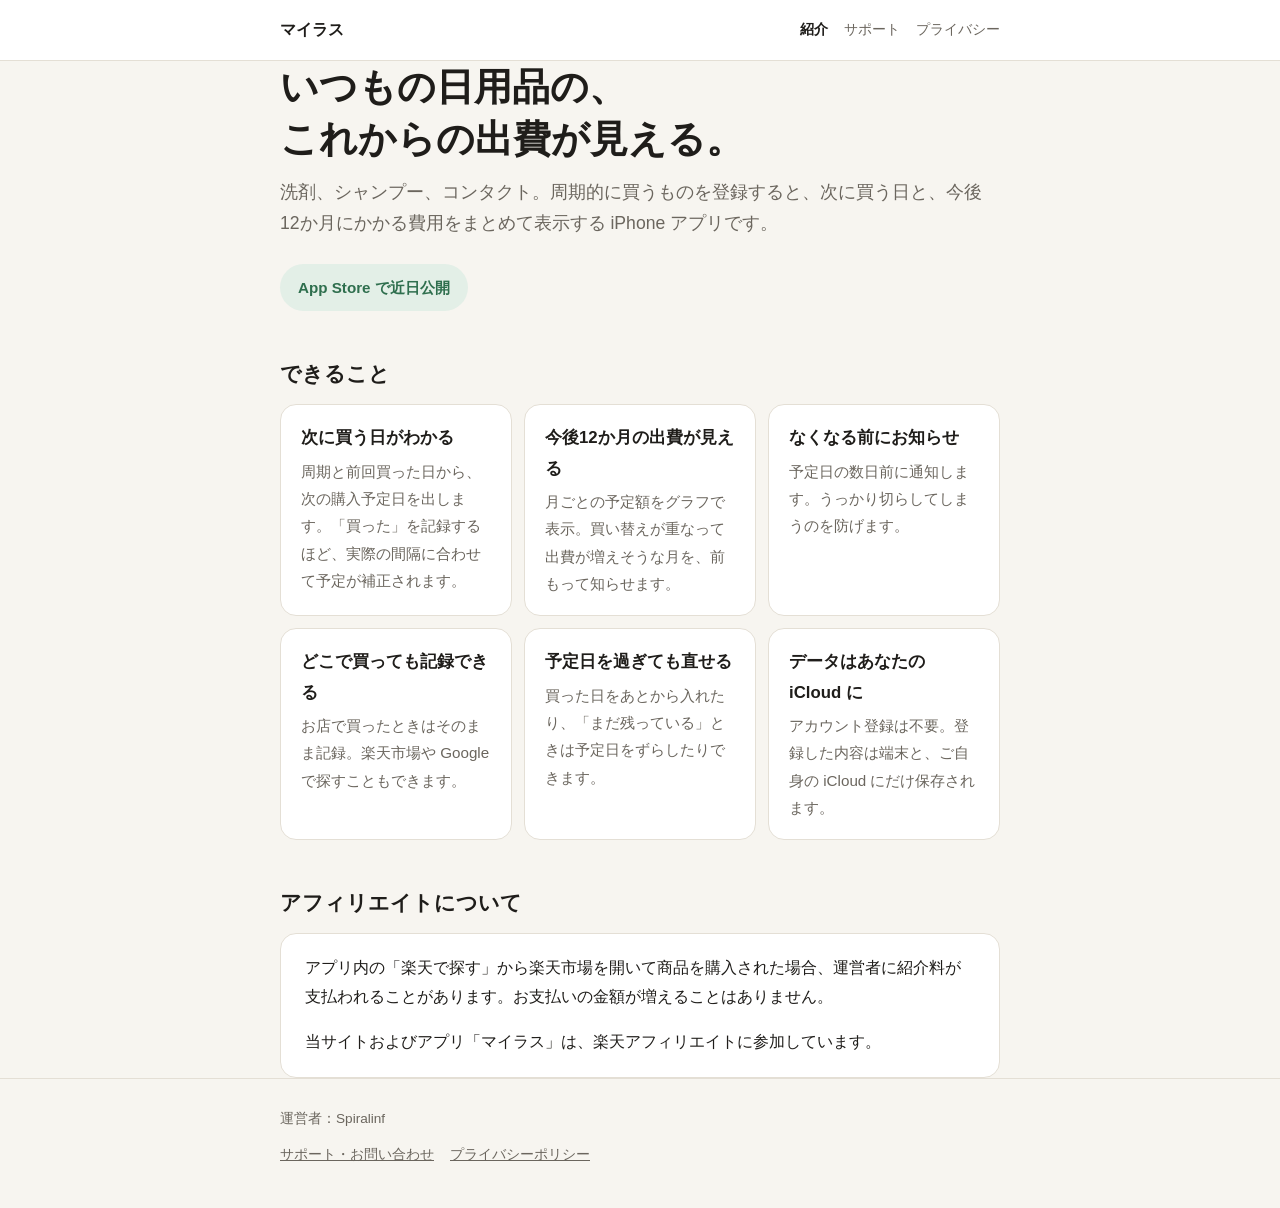
<file: index.html>
<!doctype html>
<html lang="ja">
<head>
  <meta charset="utf-8">
  <meta name="viewport" content="width=device-width, initial-scale=1">
  <title>マイラス｜毎月の出費を減らすアプリ</title>
  <meta name="description" content="周期的に買う日用品を登録すると、次に買う日と今後12か月の出費がわかる iPhone アプリです。">
  <link rel="stylesheet" href="style.css">
</head>
<body>
  <header class="site">
    <div class="wrap">
      <a class="brand" href="index.html">マイラス</a>
      <nav>
        <a href="index.html" aria-current="page">紹介</a>
        <a href="support.html">サポート</a>
        <a href="privacy.html">プライバシー</a>
      </nav>
    </div>
  </header>

  <main class="wrap">
    <section class="hero">
      <h1>いつもの日用品の、<br>これからの出費が見える。</h1>
      <p class="lead">洗剤、シャンプー、コンタクト。周期的に買うものを登録すると、次に買う日と、今後12か月にかかる費用をまとめて表示する iPhone アプリです。</p>
      <span class="badge">App Store で近日公開</span>
    </section>

    <h2>できること</h2>
    <ul class="features">
      <li>
        <h3>次に買う日がわかる</h3>
        <p>周期と前回買った日から、次の購入予定日を出します。「買った」を記録するほど、実際の間隔に合わせて予定が補正されます。</p>
      </li>
      <li>
        <h3>今後12か月の出費が見える</h3>
        <p>月ごとの予定額をグラフで表示。買い替えが重なって出費が増えそうな月を、前もって知らせます。</p>
      </li>
      <li>
        <h3>なくなる前にお知らせ</h3>
        <p>予定日の数日前に通知します。うっかり切らしてしまうのを防げます。</p>
      </li>
      <li>
        <h3>どこで買っても記録できる</h3>
        <p>お店で買ったときはそのまま記録。楽天市場や Google で探すこともできます。</p>
      </li>
      <li>
        <h3>予定日を過ぎても直せる</h3>
        <p>買った日をあとから入れたり、「まだ残っている」ときは予定日をずらしたりできます。</p>
      </li>
      <li>
        <h3>データはあなたの iCloud に</h3>
        <p>アカウント登録は不要。登録した内容は端末と、ご自身の iCloud にだけ保存されます。</p>
      </li>
    </ul>

    <h2>アフィリエイトについて</h2>
    <div class="card">
      <p>アプリ内の「楽天で探す」から楽天市場を開いて商品を購入された場合、運営者に紹介料が支払われることがあります。お支払いの金額が増えることはありません。</p>
      <p>当サイトおよびアプリ「マイラス」は、楽天アフィリエイトに参加しています。</p>
    </div>
  </main>

  <footer class="site">
    <div class="wrap">
      <p>運営者：Spiralinf</p>
      <nav>
        <a href="support.html">サポート・お問い合わせ</a>
        <a href="privacy.html">プライバシーポリシー</a>
      </nav>
    </div>
  </footer>
</body>
</html>
</file>
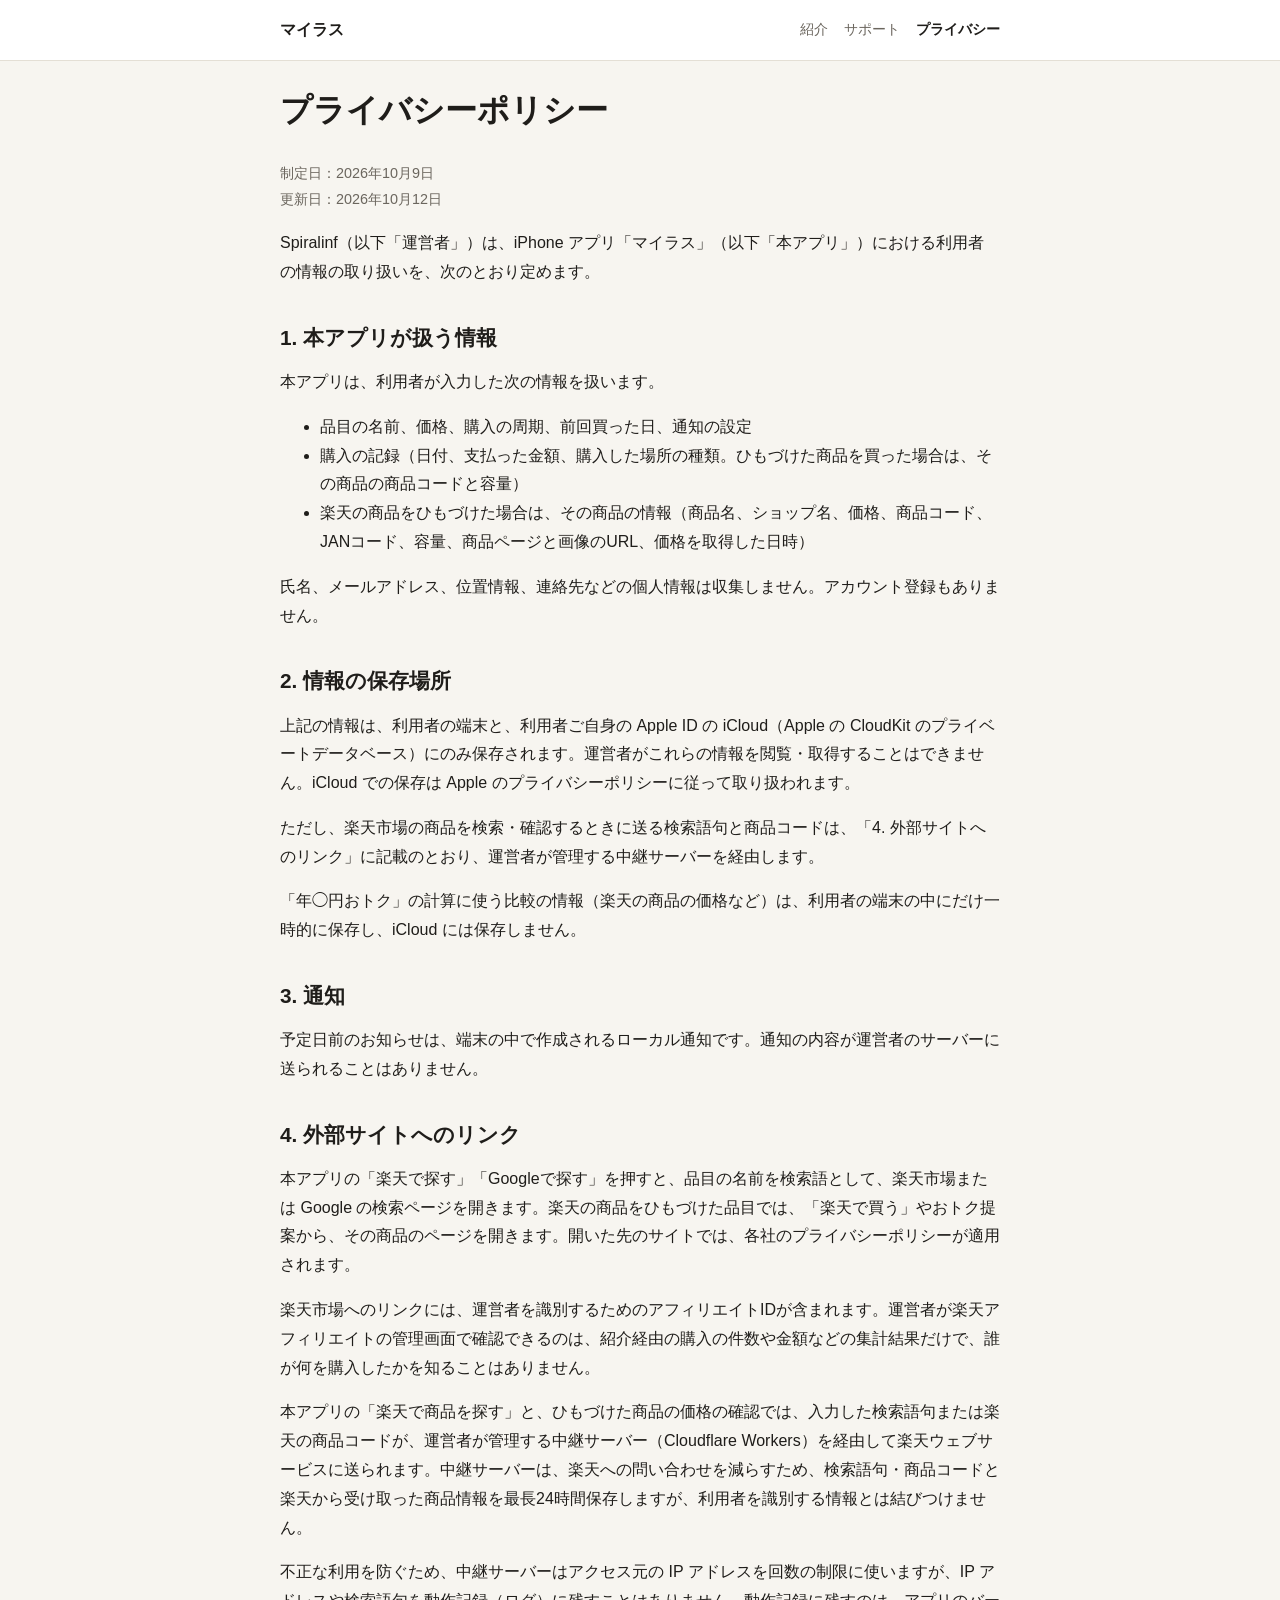
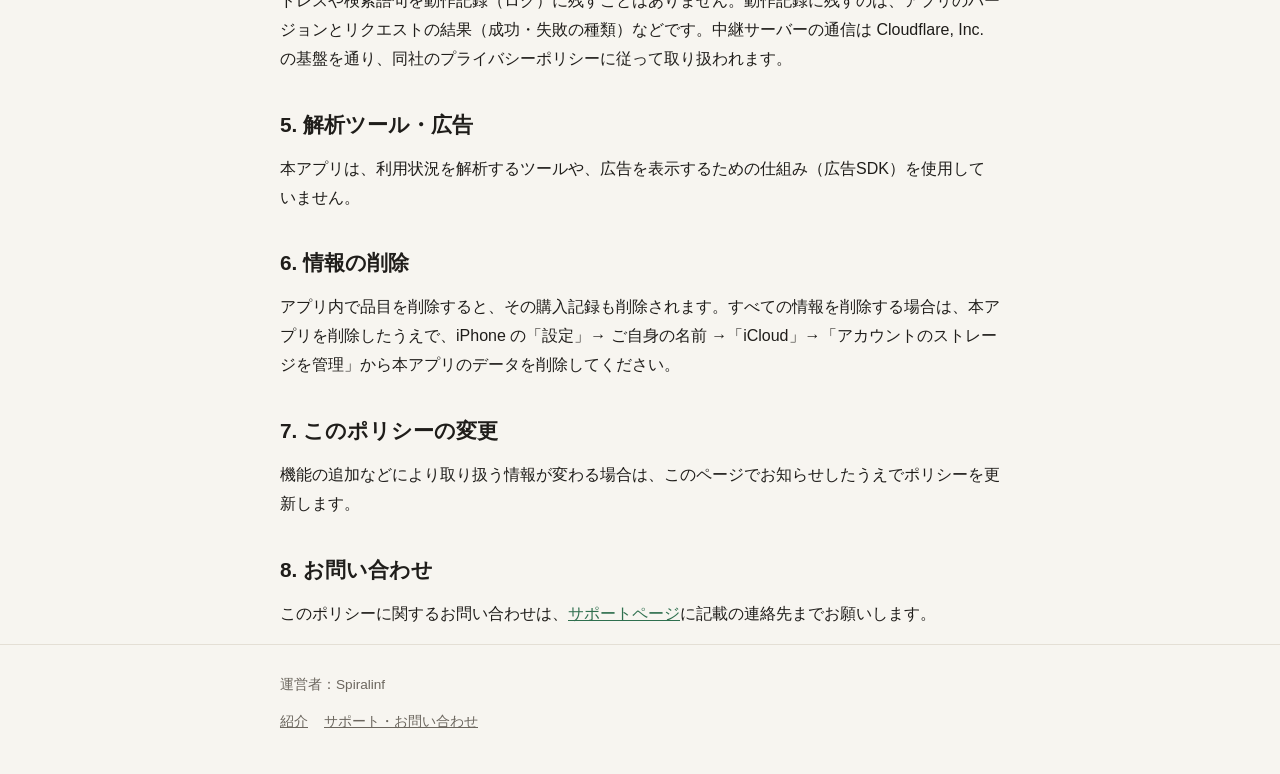
<file: privacy.html>
<!doctype html>
<html lang="ja">
<head>
  <meta charset="utf-8">
  <meta name="viewport" content="width=device-width, initial-scale=1">
  <title>プライバシーポリシー | マイラス</title>
  <meta name="description" content="「マイラス」のプライバシーポリシーです。">
  <link rel="stylesheet" href="style.css">
</head>
<body>
  <header class="site">
    <div class="wrap">
      <a class="brand" href="index.html">マイラス</a>
      <nav>
        <a href="index.html">紹介</a>
        <a href="support.html">サポート</a>
        <a href="privacy.html" aria-current="page">プライバシー</a>
      </nav>
    </div>
  </header>

  <main class="wrap doc">
    <h1>プライバシーポリシー</h1>
    <p class="updated">制定日：2026年10月9日<br>更新日：2026年10月12日</p>

    <p>Spiralinf（以下「運営者」）は、iPhone アプリ「マイラス」（以下「本アプリ」）における利用者の情報の取り扱いを、次のとおり定めます。</p>

    <h2>1. 本アプリが扱う情報</h2>
    <p>本アプリは、利用者が入力した次の情報を扱います。</p>
    <ul>
      <li>品目の名前、価格、購入の周期、前回買った日、通知の設定</li>
      <li>購入の記録（日付、支払った金額、購入した場所の種類。ひもづけた商品を買った場合は、その商品の商品コードと容量）</li>
      <li>楽天の商品をひもづけた場合は、その商品の情報（商品名、ショップ名、価格、商品コード、JANコード、容量、商品ページと画像のURL、価格を取得した日時）</li>
    </ul>
    <p>氏名、メールアドレス、位置情報、連絡先などの個人情報は収集しません。アカウント登録もありません。</p>

    <h2>2. 情報の保存場所</h2>
    <p>上記の情報は、利用者の端末と、利用者ご自身の Apple ID の iCloud（Apple の CloudKit のプライベートデータベース）にのみ保存されます。運営者がこれらの情報を閲覧・取得することはできません。iCloud での保存は Apple のプライバシーポリシーに従って取り扱われます。</p>
    <p>ただし、楽天市場の商品を検索・確認するときに送る検索語句と商品コードは、「4. 外部サイトへのリンク」に記載のとおり、運営者が管理する中継サーバーを経由します。</p>
    <p>「年◯円おトク」の計算に使う比較の情報（楽天の商品の価格など）は、利用者の端末の中にだけ一時的に保存し、iCloud には保存しません。</p>

    <h2>3. 通知</h2>
    <p>予定日前のお知らせは、端末の中で作成されるローカル通知です。通知の内容が運営者のサーバーに送られることはありません。</p>

    <h2>4. 外部サイトへのリンク</h2>
    <p>本アプリの「楽天で探す」「Googleで探す」を押すと、品目の名前を検索語として、楽天市場または Google の検索ページを開きます。楽天の商品をひもづけた品目では、「楽天で買う」やおトク提案から、その商品のページを開きます。開いた先のサイトでは、各社のプライバシーポリシーが適用されます。</p>
    <p>楽天市場へのリンクには、運営者を識別するためのアフィリエイトIDが含まれます。運営者が楽天アフィリエイトの管理画面で確認できるのは、紹介経由の購入の件数や金額などの集計結果だけで、誰が何を購入したかを知ることはありません。</p>
    <p>本アプリの「楽天で商品を探す」と、ひもづけた商品の価格の確認では、入力した検索語句または楽天の商品コードが、運営者が管理する中継サーバー（Cloudflare Workers）を経由して楽天ウェブサービスに送られます。中継サーバーは、楽天への問い合わせを減らすため、検索語句・商品コードと楽天から受け取った商品情報を最長24時間保存しますが、利用者を識別する情報とは結びつけません。</p>
    <p>不正な利用を防ぐため、中継サーバーはアクセス元の IP アドレスを回数の制限に使いますが、IP アドレスや検索語句を動作記録（ログ）に残すことはありません。動作記録に残すのは、アプリのバージョンとリクエストの結果（成功・失敗の種類）などです。中継サーバーの通信は Cloudflare, Inc. の基盤を通り、同社のプライバシーポリシーに従って取り扱われます。</p>

    <h2>5. 解析ツール・広告</h2>
    <p>本アプリは、利用状況を解析するツールや、広告を表示するための仕組み（広告SDK）を使用していません。</p>

    <h2>6. 情報の削除</h2>
    <p>アプリ内で品目を削除すると、その購入記録も削除されます。すべての情報を削除する場合は、本アプリを削除したうえで、iPhone の「設定」→ ご自身の名前 →「iCloud」→「アカウントのストレージを管理」から本アプリのデータを削除してください。</p>

    <h2>7. このポリシーの変更</h2>
    <p>機能の追加などにより取り扱う情報が変わる場合は、このページでお知らせしたうえでポリシーを更新します。</p>

    <h2>8. お問い合わせ</h2>
    <p>このポリシーに関するお問い合わせは、<a href="support.html">サポートページ</a>に記載の連絡先までお願いします。</p>
  </main>

  <footer class="site">
    <div class="wrap">
      <p>運営者：Spiralinf</p>
      <nav>
        <a href="index.html">紹介</a>
        <a href="support.html">サポート・お問い合わせ</a>
      </nav>
    </div>
  </footer>
</body>
</html>
</file>
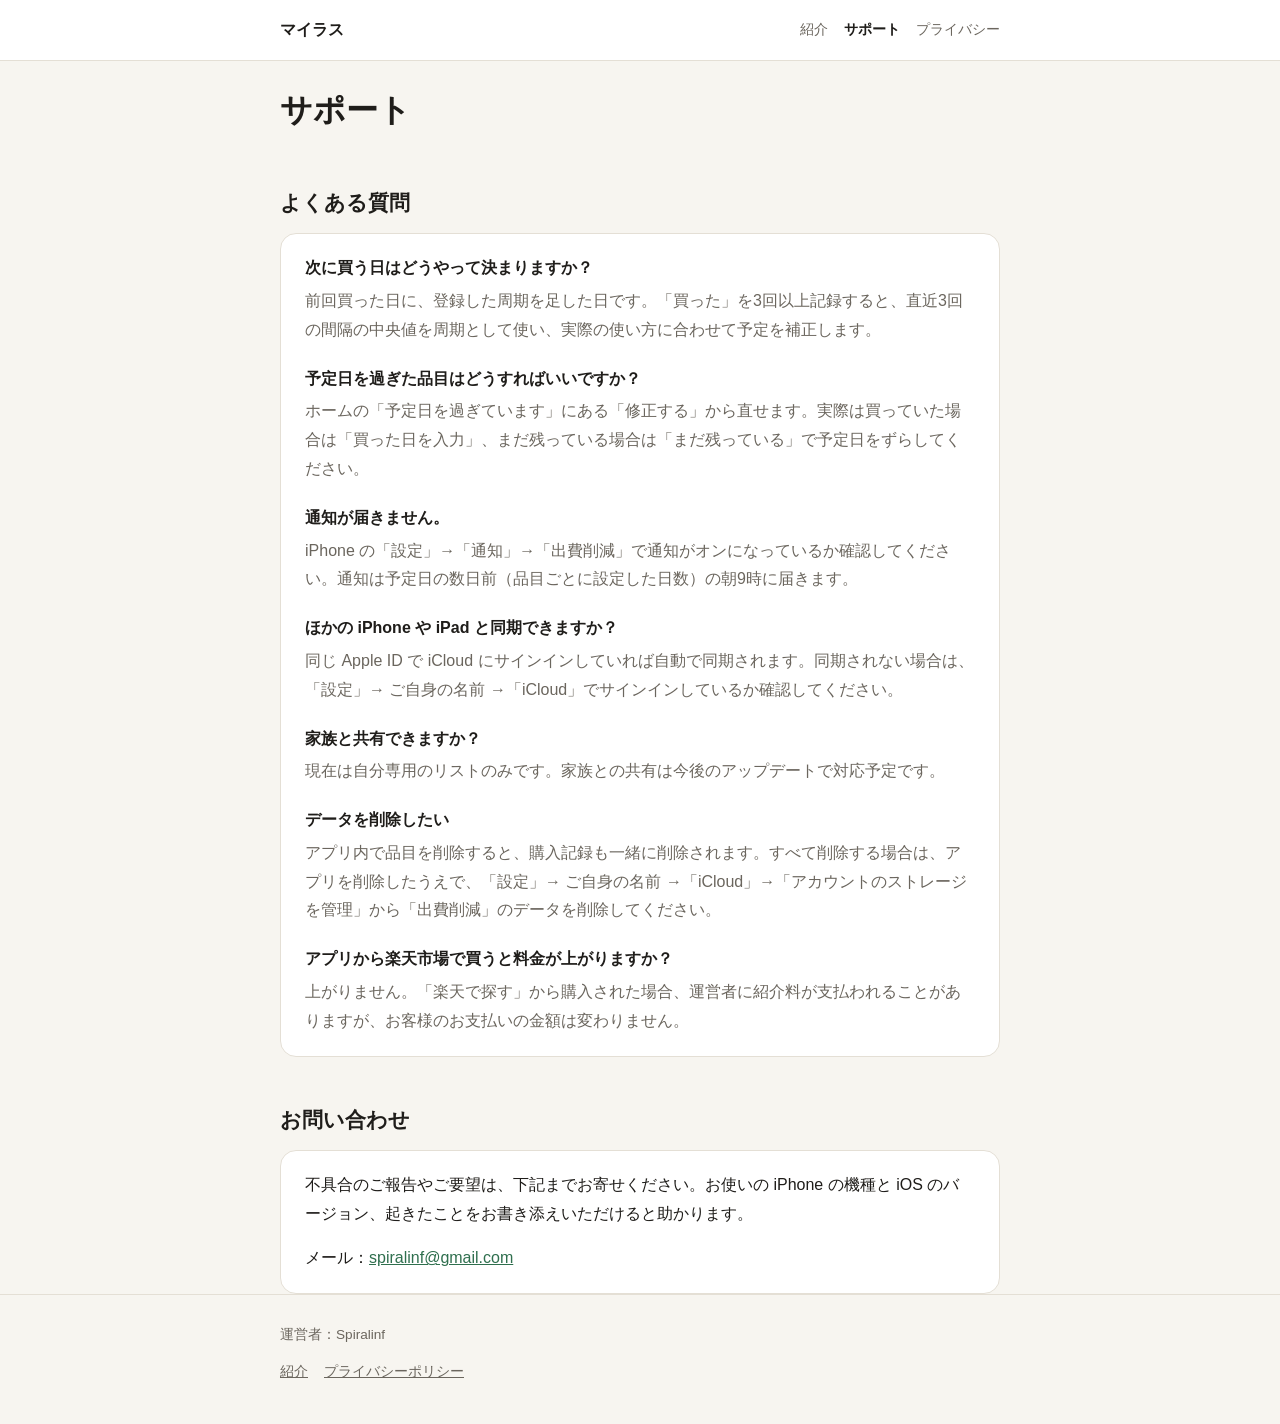
<file: support.html>
<!doctype html>
<html lang="ja">
<head>
  <meta charset="utf-8">
  <meta name="viewport" content="width=device-width, initial-scale=1">
  <title>サポート | マイラス</title>
  <meta name="description" content="「マイラス」のよくある質問とお問い合わせ先です。">
  <link rel="stylesheet" href="style.css">
</head>
<body>
  <header class="site">
    <div class="wrap">
      <a class="brand" href="index.html">マイラス</a>
      <nav>
        <a href="index.html">紹介</a>
        <a href="support.html" aria-current="page">サポート</a>
        <a href="privacy.html">プライバシー</a>
      </nav>
    </div>
  </header>

  <main class="wrap">
    <h1>サポート</h1>

    <h2>よくある質問</h2>
    <dl class="card faq">
      <dt>次に買う日はどうやって決まりますか？</dt>
      <dd>前回買った日に、登録した周期を足した日です。「買った」を3回以上記録すると、直近3回の間隔の中央値を周期として使い、実際の使い方に合わせて予定を補正します。</dd>

      <dt>予定日を過ぎた品目はどうすればいいですか？</dt>
      <dd>ホームの「予定日を過ぎています」にある「修正する」から直せます。実際は買っていた場合は「買った日を入力」、まだ残っている場合は「まだ残っている」で予定日をずらしてください。</dd>

      <dt>通知が届きません。</dt>
      <dd>iPhone の「設定」→「通知」→「出費削減」で通知がオンになっているか確認してください。通知は予定日の数日前（品目ごとに設定した日数）の朝9時に届きます。</dd>

      <dt>ほかの iPhone や iPad と同期できますか？</dt>
      <dd>同じ Apple ID で iCloud にサインインしていれば自動で同期されます。同期されない場合は、「設定」→ ご自身の名前 →「iCloud」でサインインしているか確認してください。</dd>

      <dt>家族と共有できますか？</dt>
      <dd>現在は自分専用のリストのみです。家族との共有は今後のアップデートで対応予定です。</dd>

      <dt>データを削除したい</dt>
      <dd>アプリ内で品目を削除すると、購入記録も一緒に削除されます。すべて削除する場合は、アプリを削除したうえで、「設定」→ ご自身の名前 →「iCloud」→「アカウントのストレージを管理」から「出費削減」のデータを削除してください。</dd>

      <dt>アプリから楽天市場で買うと料金が上がりますか？</dt>
      <dd>上がりません。「楽天で探す」から購入された場合、運営者に紹介料が支払われることがありますが、お客様のお支払いの金額は変わりません。</dd>
    </dl>

    <h2>お問い合わせ</h2>
    <div class="card">
      <p>不具合のご報告やご要望は、下記までお寄せください。お使いの iPhone の機種と iOS のバージョン、起きたことをお書き添えいただけると助かります。</p>
      <p>メール：<a href="mailto:spiralinf@gmail.com">spiralinf@gmail.com</a></p>
    </div>
  </main>

  <footer class="site">
    <div class="wrap">
      <p>運営者：Spiralinf</p>
      <nav>
        <a href="index.html">紹介</a>
        <a href="privacy.html">プライバシーポリシー</a>
      </nav>
    </div>
  </footer>
</body>
</html>
</file>
<file: style.css>
:root {
  --bg: #f7f5f0;
  --surface: #ffffff;
  --text: #1f1d1a;
  --muted: #6b665e;
  --line: #e4dfd5;
  --accent: #2f6f4e;
  --accent-soft: #e3efe7;
  --warn: #9a5b12;
  --radius: 16px;
  color-scheme: light dark;
}

@media (prefers-color-scheme: dark) {
  :root {
    --bg: #161513;
    --surface: #201e1b;
    --text: #f1eee8;
    --muted: #a8a297;
    --line: #34312c;
    --accent: #7cc49a;
    --accent-soft: #23332a;
    --warn: #e0a65a;
  }
}

* { box-sizing: border-box; }

body {
  margin: 0;
  background: var(--bg);
  color: var(--text);
  font-family: -apple-system, BlinkMacSystemFont, "Hiragino Sans", "Hiragino Kaku Gothic ProN", "Noto Sans JP", sans-serif;
  line-height: 1.8;
  -webkit-text-size-adjust: 100%;
}

a { color: var(--accent); }

.wrap {
  max-width: 760px;
  margin: 0 auto;
  padding: 0 20px;
}

header.site {
  border-bottom: 1px solid var(--line);
  background: var(--surface);
}

header.site .wrap {
  display: flex;
  align-items: center;
  justify-content: space-between;
  gap: 16px;
  min-height: 60px;
}

header.site .brand {
  font-weight: 700;
  color: var(--text);
  text-decoration: none;
}

header.site nav {
  display: flex;
  gap: 16px;
  font-size: 0.9rem;
}

header.site nav a { color: var(--muted); text-decoration: none; }
header.site nav a[aria-current="page"] { color: var(--text); font-weight: 600; }

main { padding: 40px 0 56px; }

.hero h1 {
  font-size: clamp(1.7rem, 5vw, 2.4rem);
  line-height: 1.35;
  margin: 0 0 12px;
  text-wrap: balance;
}

.hero p.lead {
  font-size: 1.1rem;
  color: var(--muted);
  margin: 0 0 24px;
}

.badge {
  display: inline-block;
  padding: 10px 18px;
  border-radius: 999px;
  background: var(--accent-soft);
  color: var(--accent);
  font-weight: 600;
  font-size: 0.95rem;
}

h2 {
  font-size: 1.3rem;
  margin: 48px 0 16px;
  line-height: 1.4;
}

h3 { font-size: 1.05rem; margin: 0 0 4px; }

.features {
  display: grid;
  grid-template-columns: repeat(auto-fit, minmax(220px, 1fr));
  gap: 12px;
  padding: 0;
  margin: 0;
  list-style: none;
}

.features li {
  background: var(--surface);
  border: 1px solid var(--line);
  border-radius: var(--radius);
  padding: 18px 20px;
}

.features li p { margin: 0; color: var(--muted); font-size: 0.95rem; }

.card {
  background: var(--surface);
  border: 1px solid var(--line);
  border-radius: var(--radius);
  padding: 20px 24px;
}

.card > :first-child { margin-top: 0; }
.card > :last-child { margin-bottom: 0; }

.faq dt { font-weight: 700; margin-top: 20px; }
.faq dt:first-child { margin-top: 0; }
.faq dd { margin: 4px 0 0; color: var(--muted); }

.doc h2 { margin-top: 36px; }
.doc p, .doc li { color: var(--text); }
.doc .updated { color: var(--muted); font-size: 0.9rem; }

.todo {
  background: var(--accent-soft);
  color: var(--warn);
  padding: 0 4px;
  border-radius: 4px;
  font-weight: 600;
}

footer.site {
  border-top: 1px solid var(--line);
  padding: 28px 0 40px;
  color: var(--muted);
  font-size: 0.85rem;
}

footer.site p { margin: 0 0 6px; }
footer.site nav { display: flex; flex-wrap: wrap; gap: 16px; margin-top: 12px; }
footer.site nav a { color: var(--muted); }
</file>
